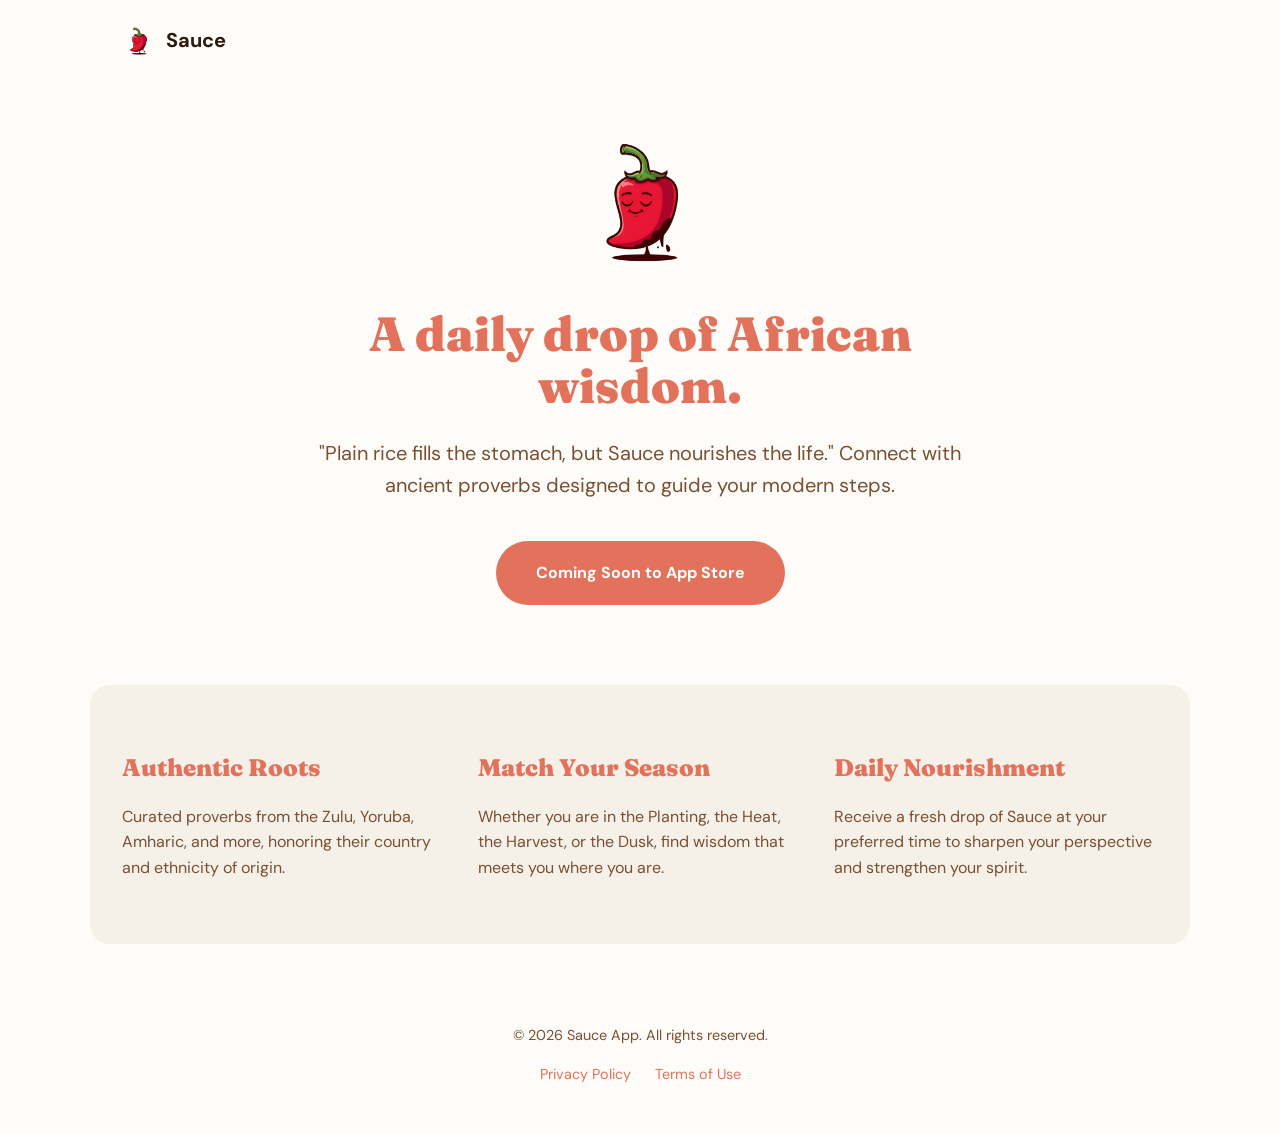
<file: index.html>
<!DOCTYPE html>
<html lang="en">
<head>
    <meta charset="UTF-8">
    <meta name="viewport" content="width=device-width, initial-scale=1.0">
    <title>Sauce | Daily African Wisdom</title>
    <link rel="stylesheet" href="styles.css">
    <link href="https://fonts.googleapis.com/css2?family=DM+Sans:wght@400;700&family=Fraunces:wght@900&display=swap" rel="stylesheet">
</head>
<body>
    <header>
        <div class="logo-container">
            <img src="saucelogo-rnobg.png" alt="Sauce Logo" class="logo-img">
            <span>Sauce</span>
        </div>
    </header>

    <main class="hero">
        <img src="saucelogo-rnobg.png" alt="Pili the Pepper Mascot" class="hero-mascot">
        <h1>A daily drop of African wisdom.</h1>
        <p>"Plain rice fills the stomach, but Sauce nourishes the life." Connect with ancient proverbs designed to guide your modern steps.</p>
        <div class="cta-group">
            <a href="#" class="cta-button">Coming Soon to App Store</a>
        </div>
    </main>

    <section class="features">
        <div class="feature-card">
            <h3>Authentic Roots</h3>
            <p>Curated proverbs from the Zulu, Yoruba, Amharic, and more, honoring their country and ethnicity of origin.</p>
        </div>
        <div class="feature-card">
            <h3>Match Your Season</h3>
            <p>Whether you are in the Planting, the Heat, the Harvest, or the Dusk, find wisdom that meets you where you are.</p>
        </div>
        <div class="feature-card">
            <h3>Daily Nourishment</h3>
            <p>Receive a fresh drop of Sauce at your preferred time to sharpen your perspective and strengthen your spirit.</p>
        </div>
    </section>

    <footer>
        <p>&copy; 2026 Sauce App. All rights reserved.</p>
        <nav>
            <a href="privacy.html">Privacy Policy</a>
            <a href="terms.html">Terms of Use</a>
        </nav>
    </footer>
</body>
</html>
</file>
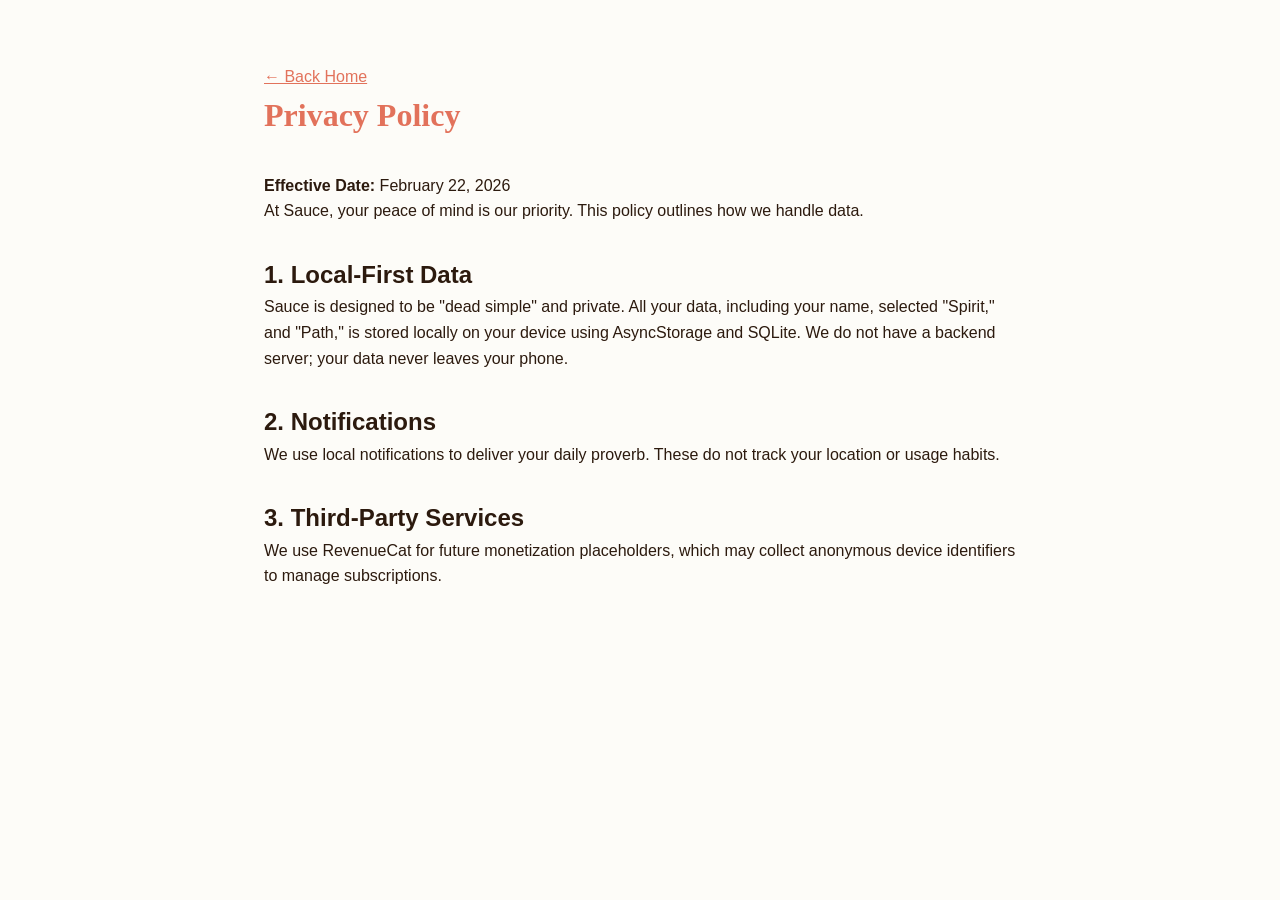
<file: privacy.html>
<!DOCTYPE html>
<html lang="en">
<head>
    <meta charset="UTF-8">
    <title>Privacy Policy | Sauce</title>
    <link rel="stylesheet" href="styles.css">
</head>
<body>
    <div class="legal-container">
        <a href="index.html" style="color: var(--terracotta);">&larr; Back Home</a>
        <h1>Privacy Policy</h1>
        <p><strong>Effective Date:</strong> February 22, 2026</p>
        <p>At Sauce, your peace of mind is our priority. This policy outlines how we handle data.</p>
        
        <h2>1. Local-First Data</h2>
        <p>Sauce is designed to be "dead simple" and private. All your data, including your name, selected "Spirit," and "Path," is stored locally on your device using AsyncStorage and SQLite. We do not have a backend server; your data never leaves your phone.</p>

        <h2>2. Notifications</h2>
        <p>We use local notifications to deliver your daily proverb. These do not track your location or usage habits.</p>

        <h2>3. Third-Party Services</h2>
        <p>We use RevenueCat for future monetization placeholders, which may collect anonymous device identifiers to manage subscriptions.</p>
    </div>
</body>
</html>
</file>
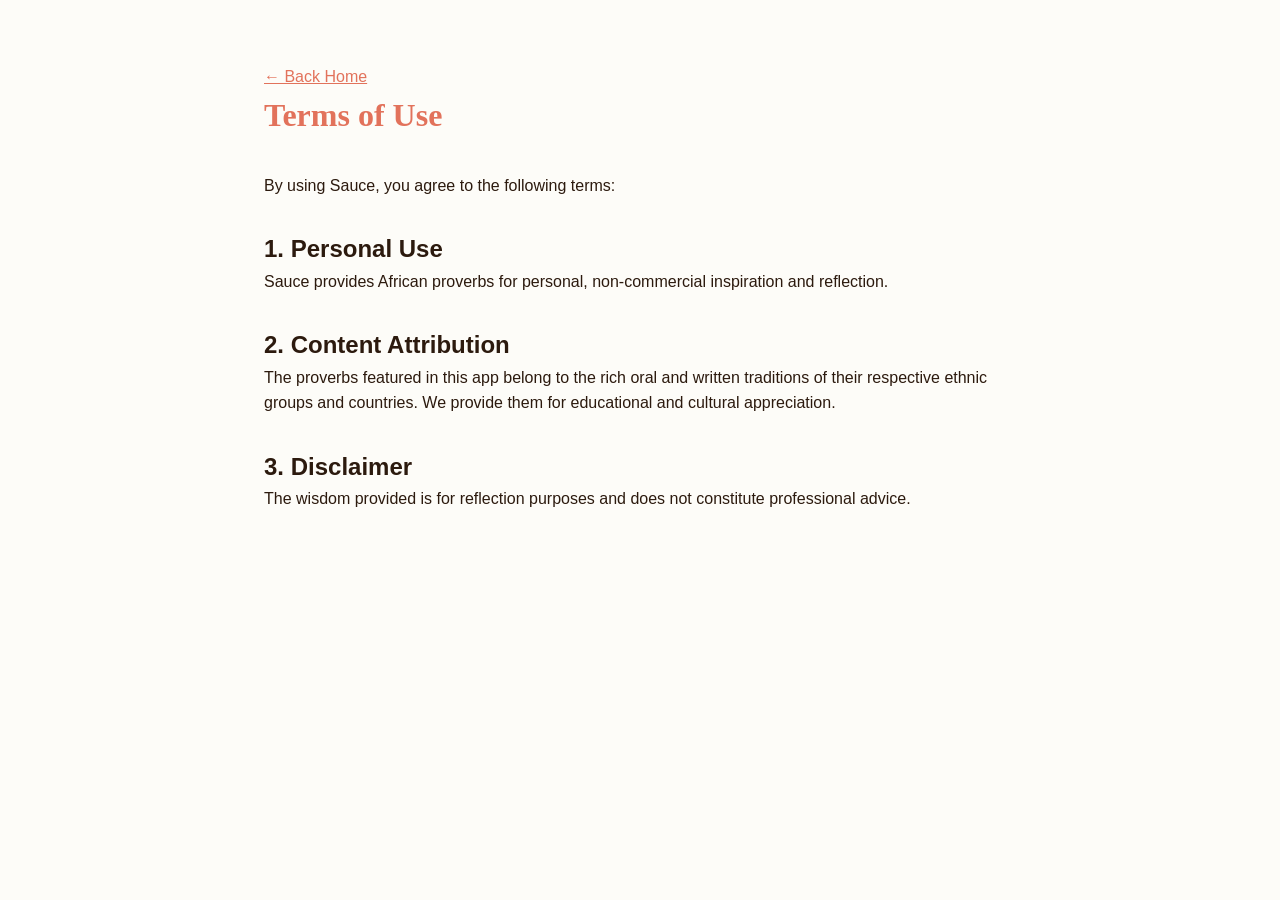
<file: terms.html>
<!DOCTYPE html>
<html lang="en">
<head>
    <meta charset="UTF-8">
    <title>Terms of Use | Sauce</title>
    <link rel="stylesheet" href="styles.css">
</head>
<body>
    <div class="legal-container">
        <a href="index.html" style="color: var(--terracotta);">&larr; Back Home</a>
        <h1>Terms of Use</h1>
        <p>By using Sauce, you agree to the following terms:</p>
        
        <h2>1. Personal Use</h2>
        <p>Sauce provides African proverbs for personal, non-commercial inspiration and reflection.</p>

        <h2>2. Content Attribution</h2>
        <p>The proverbs featured in this app belong to the rich oral and written traditions of their respective ethnic groups and countries. We provide them for educational and cultural appreciation.</p>

        <h2>3. Disclaimer</h2>
        <p>The wisdom provided is for reflection purposes and does not constitute professional advice.</p>
    </div>
</body>
</html>
</file>
<file: styles.css>
/* Sauce Design Tokens */
:root {
    --cream: #FDFCF8;
    --cream-dark: #F5F1E8;
    --terracotta: #E2725B;
    --umber: #2C1A0E;
    --brown-mid: #7A4F32;
    --font-display: 'Fraunces', serif;
    --font-body: 'DM Sans', sans-serif;
    --radius-lg: 20px;
}

* { margin: 0; padding: 0; box-sizing: border-box; }

body {
    background-color: var(--cream);
    color: var(--umber);
    font-family: var(--font-body);
    line-height: 1.6;
    display: flex;
    flex-direction: column;
    min-height: 100vh;
}

h1, h3 { font-family: var(--font-display); font-weight: 900; }

header {
    padding: 1.5rem 2rem;
    max-width: 1100px;
    margin: 0 auto;
    width: 100%;
}

.logo-container { display: flex; align-items: center; gap: 12px; font-weight: 700; font-size: 1.25rem; }
.logo-img { width: 32px; height: 32px; }

.hero {
    text-align: center;
    padding: 3rem 1.5rem;
    max-width: 700px;
    margin: 0 auto;
    flex-grow: 1;
}

.hero-mascot { width: 140px; margin-bottom: 2rem; }
.hero h1 { font-size: 3rem; color: var(--terracotta); margin-bottom: 1.5rem; line-height: 1.1; }
.hero p { font-size: 1.25rem; color: var(--brown-mid); margin-bottom: 2.5rem; }

.cta-button {
    background-color: var(--terracotta);
    color: #fff;
    padding: 1.2rem 2.5rem;
    border-radius: 100px;
    text-decoration: none;
    font-weight: 700;
    transition: 0.3s ease;
    display: inline-block;
}

.cta-button:hover { transform: translateY(-3px); box-shadow: 0 10px 20px rgba(226, 114, 91, 0.2); }

.features {
    background-color: var(--cream-dark);
    padding: 4rem 2rem;
    display: grid;
    grid-template-columns: repeat(auto-fit, minmax(280px, 1fr));
    gap: 2rem;
    max-width: 1100px;
    margin: 2rem auto;
    border-radius: var(--radius-lg);
}

.feature-card h3 { color: var(--terracotta); margin-bottom: 1rem; font-size: 1.5rem; }
.feature-card p { color: var(--brown-mid); }

footer {
    padding: 3rem 1rem;
    text-align: center;
    font-size: 0.9rem;
    color: var(--brown-mid);
}

footer nav { margin-top: 1rem; }
footer a { color: var(--terracotta); text-decoration: none; margin: 0 10px; }

/* Legal Pages Styling */
.legal-container { max-width: 800px; margin: 4rem auto; padding: 0 1.5rem; }
.legal-container h1 { color: var(--terracotta); margin-bottom: 2rem; }
.legal-container h2 { margin-top: 2rem; }
</file>
